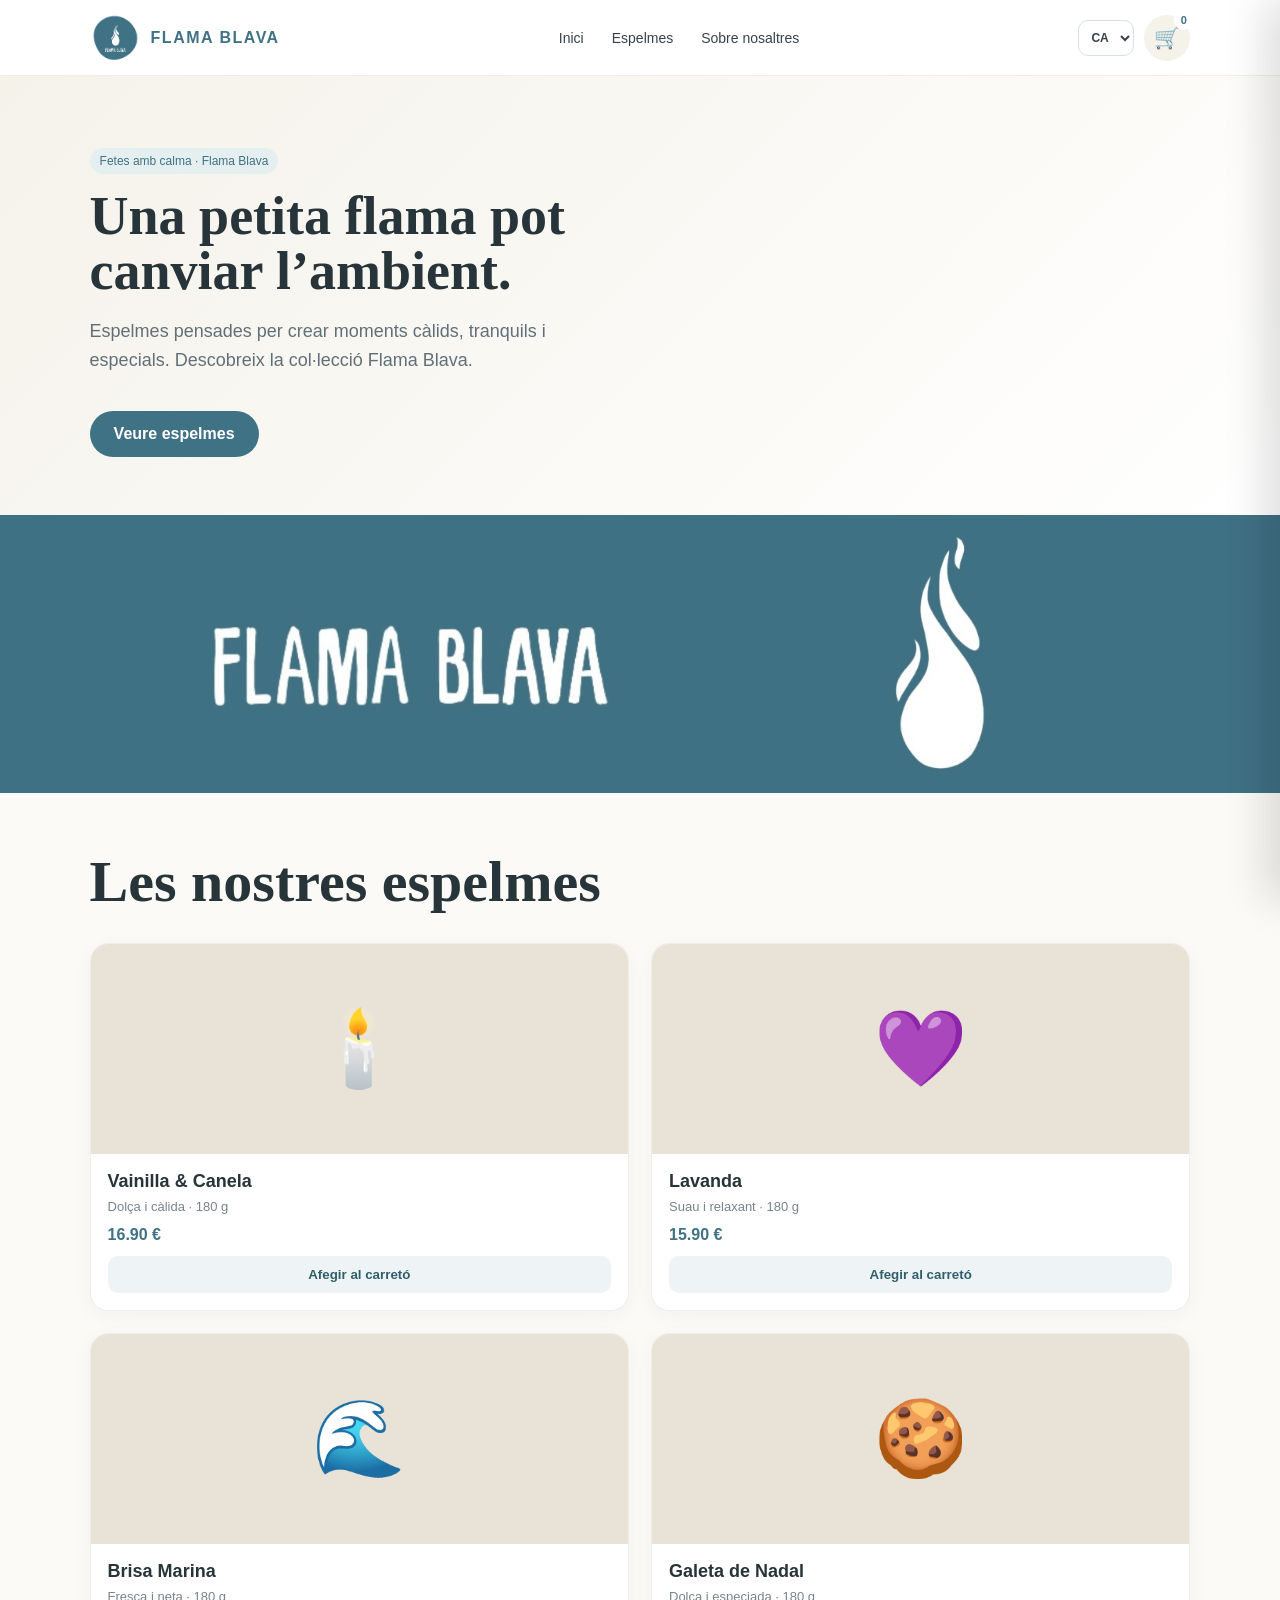
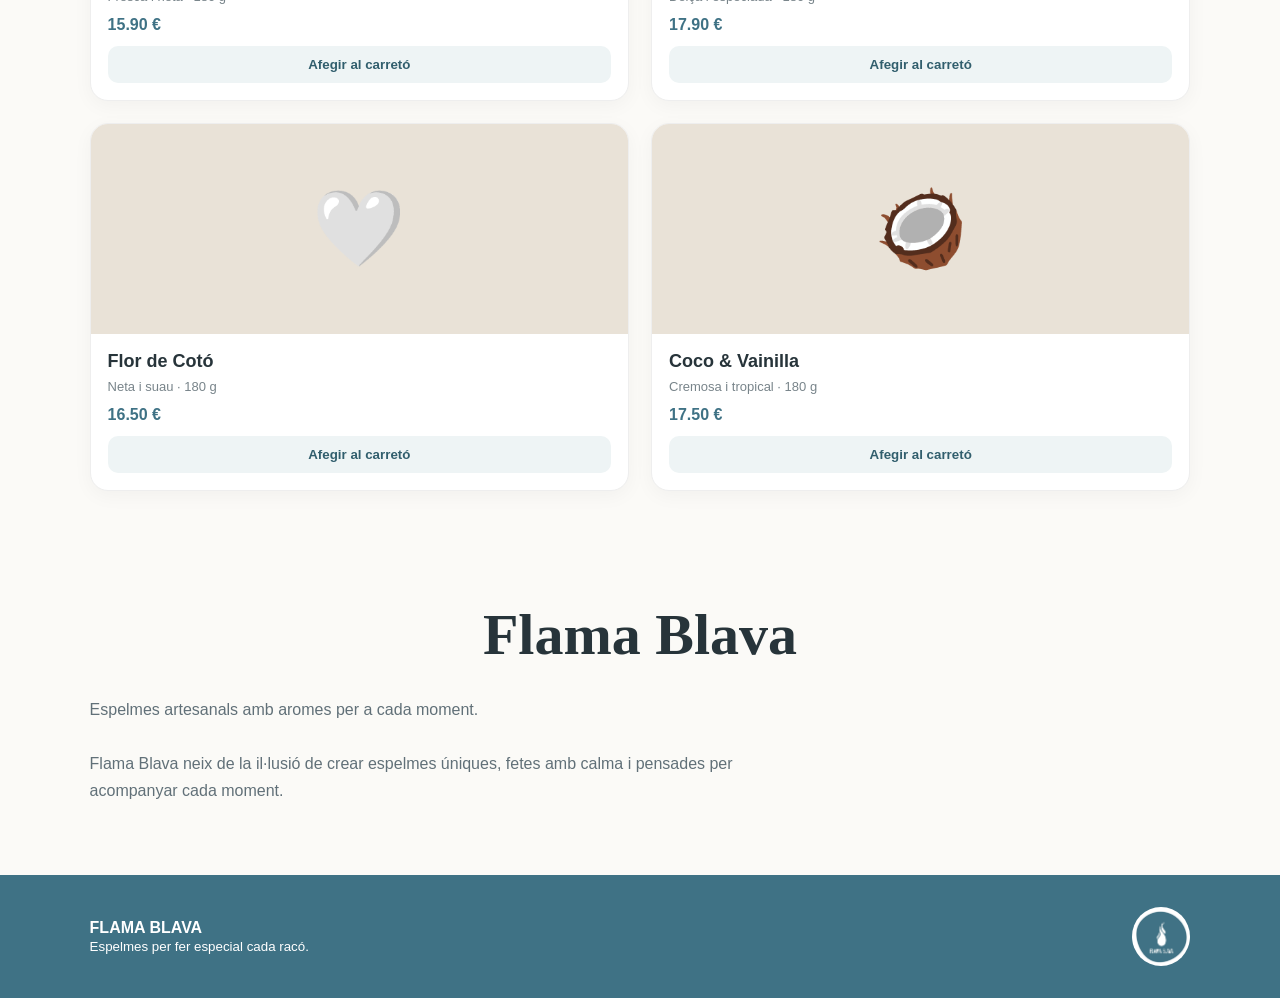
<file: index.html>
<!doctype html><html lang="ca"><head><meta charset="utf-8"><meta name="viewport" content="width=device-width,initial-scale=1"><title>Flama Blava · Espelmes</title><style>
*{box-sizing:border-box}html{scroll-behavior:smooth}body{margin:0;font-family:Arial,sans-serif;background:#fbfaf7;color:#27343a}header{height:76px;background:rgba(255,255,255,.96);display:flex;align-items:center;justify-content:space-between;padding:0 7%;border-bottom:1px solid #eee;position:sticky;top:0;z-index:10;backdrop-filter:blur(8px)}.brand{display:flex;align-items:center;gap:11px;font-weight:800;letter-spacing:1px;color:#3f7285;text-decoration:none}.brand,.brand:hover,.brand:focus,.brand:visited,.brand:active{text-decoration:none !important;border-bottom:0 !important;box-shadow:none !important}.brand span{font-family:'Trebuchet MS',Arial,sans-serif;font-weight:700;letter-spacing:1.5px;font-style:normal;text-decoration:none !important;border:0 !important;box-shadow:none !important}.brand img{width:50px;height:50px;object-fit:cover;border-radius:50%}.brand span{font-family:'Trebuchet MS',Arial,sans-serif;font-weight:700;letter-spacing:1.5px;font-style:normal}.nav{display:flex;gap:28px;font-size:14px}.nav a{color:#36434a;text-decoration:none}.header-actions{display:flex;align-items:center;gap:10px}.language{border:1px solid #d8e0e1;background:#fff;color:#36434a;border-radius:10px;padding:9px 8px;font:inherit;font-size:12px;font-weight:700;cursor:pointer}.cart{border:0;background:#3f7285;transition:transform .15s ease,box-shadow .2s ease;color:white;border-radius:24px;padding:11px 18px;cursor:pointer;font-weight:700}.cart-icon{position:relative;width:46px;height:46px;padding:0;font-size:21px;display:flex;align-items:center;justify-content:center;background:#f5f2ea;color:#2f5f70}.cart-count{position:absolute;right:-3px;top:-4px;min-width:19px;height:19px;padding:0 5px;border-radius:10px;background:#fff;color:#3f7285;font-size:11px;line-height:19px;font-weight:800}.cart:active{transform:scale(.97)}.hero{padding:72px 7% 58px;display:grid;grid-template-columns:1.05fr .95fr;gap:45px;align-items:center;background:linear-gradient(135deg,#f5f2ea,#fff)}.hero h1{font-family:Georgia,serif;font-size:54px;line-height:1.02;margin:0 0 18px}.hero p{font-size:18px;line-height:1.6;color:#617078;max-width:510px}.cta{display:inline-block;margin-top:18px;background:#3f7285;color:#fff;padding:14px 24px;border-radius:28px;text-decoration:none;font-weight:700}.hero-card{background:#dce7e8;border-radius:28px;padding:35px;display:flex;justify-content:center}.hero-card img{width:260px;height:260px;border-radius:50%;box-shadow:0 20px 45px #0002}.section{padding:55px 7%}.section h2{font-family:Georgia,serif;font-size:58px;margin:0 0 28px}.grid{display:grid;grid-template-columns:repeat(2,1fr);gap:22px}.card{background:white;border:1px solid #eee;border-radius:18px;overflow:hidden;box-shadow:0 5px 20px #0000000a}.photo{height:210px;background:#e9e2d7;display:flex;align-items:center;justify-content:center;font-size:75px}.info{padding:17px}.info h3{margin:0 0 7px;font-size:18px}.meta{color:#78848a;font-size:13px}.price{font-weight:800;margin-top:12px;color:#3f7285}.add{width:100%;margin-top:12px;border:0;background:#eef4f5;color:#315e6d;padding:11px;border-radius:10px;cursor:pointer;font-weight:700;transition:.2s}.add:hover{background:#dcebed}.add:active{transform:scale(.985);transition:transform .12s ease}.badge{display:inline-block;background:#e6eff0;color:#3f7285;padding:6px 10px;border-radius:15px;font-size:12px;margin-bottom:15px}.footer{background:#3f7285;color:white;padding:32px 7%;display:flex;justify-content:space-between;align-items:center}.footer img{width:58px;border-radius:50%;background:white}.about{max-width:700px;color:#617078;line-height:1.7;white-space:pre-line}
.overlay{position:fixed;inset:0;background:#0006;z-index:20;opacity:0;pointer-events:none;transition:opacity .38s ease}.overlay.open{opacity:1;pointer-events:auto}.drawer{position:fixed;overflow:hidden;overscroll-behavior:contain;will-change:transform;z-index:21;right:0;top:0;height:100dvh;width:min(430px,92vw);background:#fff;transform:translateX(100%);transition:transform .42s cubic-bezier(.22,.61,.36,1);box-shadow:-15px 0 40px #0002;display:flex;flex-direction:column}.drawer.open{transform:translateX(0)}.drawer-head{display:flex;align-items:center;justify-content:space-between;padding:22px;border-bottom:1px solid #eee}.drawer-head h2{margin:0;font-family:Georgia,serif}.close{border:0;background:#f0f3f3;border-radius:50%;width:36px;height:36px;cursor:pointer;font-size:18px}.cart-items{padding:18px 22px;overflow-y:auto;overflow-x:hidden;flex:1;min-height:0;overscroll-behavior:contain;-webkit-overflow-scrolling:touch;touch-action:pan-y}.empty{text-align:center;color:#78848a;padding:50px 20px}.cart-item{display:grid;grid-template-columns:1fr auto;gap:10px;padding:15px 0;border-bottom:1px solid #eee}.cart-item h4{margin:0 0 5px}.cart-item .unit{font-size:13px;color:#78848a}.controls{display:flex;align-items:center;gap:8px;margin-top:9px}.qty{width:29px;height:29px;border:1px solid #d8e0e1;background:#fff;border-radius:7px;cursor:pointer}.remove{border:0;background:none;color:#9a5c5c;font-size:12px;cursor:pointer;margin-left:8px}.item-total{font-weight:700;color:#3f7285}.cart-footer{padding:18px 22px;flex-shrink:0;border-top:1px solid #eee;background:#fff}.subtotal{display:flex;justify-content:space-between;font-weight:800;font-size:18px;margin-bottom:14px}.checkout{width:100%;border:0;background:#3f7285;color:#fff;padding:14px;border-radius:12px;font-weight:800;cursor:pointer}.checkout:disabled{opacity:.45;cursor:not-allowed}.fly-item{position:fixed;z-index:40;pointer-events:none;font-size:110px;opacity:0;transform:translate(0,0) scale(.9);transition:transform .65s cubic-bezier(.22,.61,.36,1),opacity .15s ease}.fly-item.fly{opacity:1}.toast{position:fixed;left:50%;bottom:25px;transform:translate(-50%,20px);background:#27343a;color:white;padding:12px 18px;border-radius:25px;z-index:30;opacity:0;pointer-events:none;transition:opacity .28s ease,transform .28s ease}.toast.show{opacity:1;transform:translate(-50%,0)}
.checkout-modal{position:fixed;inset:0;z-index:50;display:flex;align-items:center;justify-content:center;padding:18px;opacity:0;pointer-events:none;transition:opacity .25s ease}.checkout-modal.open{opacity:1;pointer-events:auto}.checkout-bg{position:absolute;inset:0;background:#0006}.checkout-panel{position:relative;background:#fff;width:min(760px,96vw);max-height:92vh;overflow:auto;border-radius:24px;box-shadow:0 25px 70px #0003;padding:30px}.checkout-panel h2{font-family:Georgia,serif;font-size:34px;margin:0 0 6px}.checkout-sub{color:#78848a;margin:0 0 24px}.checkout-grid{display:grid;grid-template-columns:1.15fr .85fr;gap:26px}.checkout-form label{display:block;font-weight:700;font-size:13px;margin:13px 0 7px}.checkout-form input{width:100%;padding:13px;border:1px solid #d8e0e1;border-radius:10px;font:inherit;outline:none}.checkout-form input:focus{border-color:#3f7285;box-shadow:0 0 0 3px #3f728522}.payment-options{display:flex;gap:8px;flex-wrap:wrap}.payment-option{border:1px solid #d8e0e1;background:#fff;color:#36434a;border-radius:10px;padding:11px 13px;cursor:pointer;font-weight:700}.payment-option.selected{border-color:#3f7285;background:#eef4f5;color:#315e6d}.checkout-summary{background:#fbfaf7;border-radius:16px;padding:20px;height:max-content}.checkout-summary h3{margin:0 0 15px}.summary-row{display:flex;justify-content:space-between;gap:10px;padding:9px 0;border-bottom:1px solid #e7e4df;font-size:14px}.summary-total{display:flex;justify-content:space-between;font-size:19px;font-weight:800;margin-top:16px}.pay-button{width:100%;margin-top:20px;border:0;background:#3f7285;color:#fff;padding:15px;border-radius:12px;font-weight:800;font-size:16px;cursor:pointer}.pay-button:disabled{opacity:.45;cursor:not-allowed}.checkout-close{position:absolute;right:15px;top:15px;border:0;background:#f0f3f3;border-radius:50%;width:36px;height:36px;cursor:pointer;font-size:18px}@media(max-width:650px){.checkout-panel{padding:24px 18px}.checkout-grid{grid-template-columns:1fr}.checkout-panel h2{font-size:29px}}@media(max-width:800px){.nav{display:none}.brand{gap:8px}.brand img{width:44px;height:44px}.brand span{font-size:14px}.hero{grid-template-columns:1fr;padding-top:45px}.hero h1{font-size:42px}}@media(max-width:480px){.section{padding:40px 5%}.hero{padding-left:5%;padding-right:5%}.hero-card img{width:210px;height:210px}}

.product-modal{position:fixed;inset:0;z-index:25;display:flex;align-items:center;justify-content:center;padding:20px;opacity:0;pointer-events:none;transition:opacity .3s ease}.product-modal.open{opacity:1;pointer-events:auto}.product-modal-bg{position:absolute;inset:0;background:#0006}.product-panel{position:relative;background:#fff;width:min(760px,94vw);max-height:90vh;overflow:auto;border-radius:24px;box-shadow:0 25px 70px #0003;transform:translateY(18px) scale(.98);transition:transform .35s cubic-bezier(.22,.61,.36,1);display:grid;grid-template-columns:.85fr 1.15fr}.product-modal.open .product-panel{transform:translateY(0) scale(1)}.product-preview{background:#e9e2d7;display:flex;align-items:center;justify-content:center;min-height:390px;font-size:120px}.product-details{padding:32px}.product-details h2{font-family:Georgia,serif;font-size:34px;margin:0 0 8px}.product-details .desc{color:#78848a;line-height:1.5}.option-title{font-weight:800;margin:22px 0 9px}.options{display:flex;flex-wrap:wrap;gap:8px}.option{border:1px solid #d8e0e1;background:#fff;color:#36434a;border-radius:10px;padding:9px 12px;cursor:pointer;transition:.2s}.option.selected{border-color:#3f7285;background:#eef4f5;color:#315e6d;box-shadow:0 0 0 2px #3f728522}.modal-actions{display:flex;gap:10px;align-items:center;margin-top:25px}.modal-qty{display:flex;align-items:center;border:1px solid #d8e0e1;border-radius:10px;overflow:hidden}.modal-qty button{border:0;background:#fff;width:36px;height:44px;font-size:20px;cursor:pointer}.modal-qty strong{min-width:34px;text-align:center}.modal-add{flex:1;border:0;background:#3f7285;color:#fff;padding:14px;border-radius:11px;font-weight:800;cursor:pointer}.modal-close{position:absolute;right:14px;top:14px;border:0;background:#fff;border-radius:50%;width:38px;height:38px;cursor:pointer;font-size:20px;z-index:2}@media(max-width:650px){.product-panel{grid-template-columns:1fr;max-height:92vh}.product-preview{min-height:210px;font-size:85px}.product-details{padding:24px}.product-details h2{font-size:28px}}
 .footer-logo-bw{filter:none;background:#fff;border-radius:50%;} .feature-photo{padding:0;background:#dce7e8}.feature-photo img{display:block;width:100%;height:auto;max-height:430px;object-fit:cover;border-radius:0;box-shadow:none}@media(max-width:480px){.feature-photo{padding:0}.feature-photo img{max-height:300px;border-radius:0}}  .about-section h2{text-align:center}</style><!-- CLOUDFLARE_DEPLOY_TEST --></head><body>
<header><a class="brand" href="#inici"><img src="assets/IMG_2255.png" alt="Flama Blava"><span>FLAMA BLAVA</span></a><nav class="nav"><a href="#inici" data-i18n="navHome">Inici</a><a href="#espelmes" data-i18n="navCandles">Espelmes</a><a href="#sobre" data-i18n="navAbout">Sobre nosaltres</a></nav><div class="header-actions"><select class="language" id="languageSelect" aria-label="Idioma"><option value="ca">CA</option><option value="es">ES</option><option value="en">EN</option></select><button class="cart cart-icon" id="openCart" aria-label="Carretó" title="Carretó">🛒<span class="cart-count" id="count">0</span></button></header>
<main id="inici"><section class="hero"><div><span class="badge" data-i18n="badge">Fetes amb calma · Flama Blava</span><h1 data-i18n="heroTitle">Una petita flama pot canviar l’ambient.</h1><p data-i18n="heroText">Espelmes pensades per crear moments càlids, tranquils i especials. Descobreix la col·lecció Flama Blava.</p><a class="cta" href="#espelmes" data-i18n="viewCandles">Veure espelmes</a></div></section>
<section class="feature-photo"><img src="assets/IMG_0140.jpeg" alt="Flama Blava"></section><section class="section" id="espelmes"><h2 data-i18n="ourCandles">Les nostres espelmes</h2><div class="grid"><article class="card product-card"><div class="photo">🕯️</div><div class="info"><h3 data-product="Vainilla &amp; Canela">Vainilla &amp; Canela</h3><div class="meta" data-meta="Vainilla &amp; Canela">Dolça i càlida · 180 g</div><div class="price">16.90 €</div><button class="add" data-name="Vainilla &amp; Canela" data-price="16.9" data-i18n="addToCart">Afegir al carretó</button></div></article><article class="card product-card"><div class="photo">💜</div><div class="info"><h3 data-product="Lavanda">Lavanda</h3><div class="meta" data-meta="Lavanda">Suau i relaxant · 180 g</div><div class="price">15.90 €</div><button class="add" data-name="Lavanda" data-price="15.9" data-i18n="addToCart">Afegir al carretó</button></div></article><article class="card product-card"><div class="photo">🌊</div><div class="info"><h3 data-product="Brisa Marina">Brisa Marina</h3><div class="meta" data-meta="Brisa Marina">Fresca i neta · 180 g</div><div class="price">15.90 €</div><button class="add" data-name="Brisa Marina" data-price="15.9" data-i18n="addToCart">Afegir al carretó</button></div></article><article class="card product-card"><div class="photo">🍪</div><div class="info"><h3 data-product="Galeta de Nadal">Galeta de Nadal</h3><div class="meta" data-meta="Galeta de Nadal">Dolça i especiada · 180 g</div><div class="price">17.90 €</div><button class="add" data-name="Galeta de Nadal" data-price="17.9" data-i18n="addToCart">Afegir al carretó</button></div></article><article class="card product-card"><div class="photo">🤍</div><div class="info"><h3 data-product="Flor de Cotó">Flor de Cotó</h3><div class="meta" data-meta="Flor de Cotó">Neta i suau · 180 g</div><div class="price">16.50 €</div><button class="add" data-name="Flor de Cotó" data-price="16.5" data-i18n="addToCart">Afegir al carretó</button></div></article><article class="card product-card"><div class="photo">🥥</div><div class="info"><h3 data-product="Coco &amp; Vainilla">Coco &amp; Vainilla</h3><div class="meta" data-meta="Coco &amp; Vainilla">Cremosa i tropical · 180 g</div><div class="price">17.50 €</div><button class="add" data-name="Coco &amp; Vainilla" data-price="17.5" data-i18n="addToCart">Afegir al carretó</button></div></article></div></section>
<section class="section about-section" id="sobre"><h2 data-i18n="aboutTitle">Flama Blava</h2><p class="about" data-i18n="aboutText"><strong>Espelmes artesanals amb aromes per a cada moment.</strong><br><br>Flama Blava neix de la il·lusió de crear espelmes úniques, fetes amb calma i pensades per acompanyar cada moment.</p></section></main>
<footer class="footer"><div><strong>FLAMA BLAVA</strong><br><small data-i18n="footerText">Espelmes per fer especial cada racó.</small></div><img class="footer-logo-bw" src="assets/IMG_2255.png" alt="Logo"></footer>
<div class="product-modal" id="productModal"><div class="product-modal-bg" id="productModalBg"></div><div class="product-panel"><button class="modal-close" id="productClose">×</button><div class="product-preview" id="productPreview">🕯️</div><div class="product-details"><h2 id="productName"></h2><div class="price" id="productPrice"></div><p class="desc" id="productDesc"></p><div class="option-title" data-i18n="color">Color</div><div class="options" id="colorOptions"></div><div class="option-title" data-i18n="aroma">Aroma</div><div class="options" id="aromaOptions"></div><div class="modal-actions"><div class="modal-qty"><button id="modalMinus">−</button><strong id="modalQty">1</strong><button id="modalPlus">+</button></div><button class="modal-add" id="modalAdd">Afegir al carretó</button></div></div></div></div><div class="overlay" id="overlay"></div><aside class="drawer" id="drawer"><div class="drawer-head"><h2 data-i18n="cartTitle">El teu carretó</h2><button class="close" id="closeCart">×</button></div><div class="cart-items" id="cartItems"></div><div class="cart-footer"><div class="subtotal"><span data-i18n="total">Total</span><span id="total">0,00 €</span></div><button class="checkout" id="checkout" disabled data-i18n="continueCheckout">Continuar amb la compra</button></div></aside><div class="toast" id="toast"></div><div class="checkout-modal" id="checkoutModal"><div class="checkout-bg" id="checkoutBg"></div><div class="checkout-panel"><button class="checkout-close" id="checkoutClose">×</button><h2 data-i18n="finishPurchase">Finalitzar compra</h2><p class="checkout-sub" data-i18n="checkoutSub">Completa les teves dades i revisa la comanda.</p><div class="checkout-grid"><form class="checkout-form" id="checkoutForm"><label for="checkoutName" data-i18n="nameLabel">Nom i cognoms</label><input id="checkoutName" required autocomplete="name" placeholder="Nom i cognoms"><label for="checkoutEmail" data-i18n="emailLabel">Correu electrònic</label><input id="checkoutEmail" type="email" required autocomplete="email" placeholder="tu@exemple.com"><label for="checkoutPhone" data-i18n="phoneLabel">Telèfon</label><input id="checkoutPhone" type="tel" required autocomplete="tel" placeholder="600 000 000"><label for="checkoutAddress" data-i18n="addressLabel">Adreça d’enviament</label><input id="checkoutAddress" required autocomplete="street-address" placeholder="Carrer, número, pis..."><label for="checkoutCity" data-i18n="cityLabel">Població</label><input id="checkoutCity" required autocomplete="address-level2" placeholder="Població"><label for="checkoutPostal" data-i18n="postalLabel">Codi postal</label><input id="checkoutPostal" required autocomplete="postal-code" inputmode="numeric" placeholder="08000"><label data-i18n="paymentLabel">Mètode de pagament</label><div class="payment-options"><button type="button" class="payment-option selected" data-payment="card" data-i18n="card">💳 Targeta</button><button type="button" class="payment-option" data-payment="apple"> Apple Pay</button><button type="button" class="payment-option" data-payment="google">G Google Pay</button></div><button class="pay-button" id="payButton" type="submit"><span data-i18n="payNow">Pagar ara</span> · <span id="checkoutPayTotal">0,00 €</span></button></form><div class="checkout-summary"><h3 data-i18n="yourOrder">La teva comanda</h3><div id="checkoutSummary"></div><div class="summary-total"><span>Total</span><span id="checkoutSummaryTotal">0,00 €</span></div></div></div></div></div><div class="fly-item" id="flyItem">🕯️</div>
<script>

const translations={
ca:{navHome:'Inici',navCandles:'Espelmes',navAbout:'Sobre nosaltres',badge:'Fetes amb calma · Flama Blava',heroTitle:'Una petita flama pot canviar l’ambient.',heroText:'Espelmes pensades per crear moments càlids, tranquils i especials. Descobreix la col·lecció Flama Blava.',viewCandles:'Veure espelmes',ourCandles:'Les nostres espelmes',aboutTitle:'Flama Blava',aboutText:'Espelmes artesanals amb aromes per a cada moment.\n\nFlama Blava neix de la il·lusió de crear espelmes úniques, fetes amb calma i pensades per acompanyar cada moment.',footerText:'Espelmes per fer especial cada racó.',cartTitle:'El teu carretó',total:'Total',continueCheckout:'Continuar amb la compra',finishPurchase:'Finalitzar compra',checkoutSub:'Completa les teves dades i revisa la comanda.',nameLabel:'Nom i cognoms',emailLabel:'Correu electrònic',phoneLabel:'Telèfon',addressLabel:'Adreça d’enviament',cityLabel:'Població',postalLabel:'Codi postal',paymentLabel:'Mètode de pagament',card:'💳 Targeta',payNow:'Pagar ara',yourOrder:'La teva comanda',color:'Color',aroma:'Aroma',addToCart:'Afegir al carretó',emptyCart:'El teu carretó està buit',emptyCartHint:'Afegeix alguna espelma i apareixerà aquí.',unit:'unitat',remove:'Eliminar',added:'S’ha afegit {name} al carretó'},
es:{navHome:'Inicio',navCandles:'Velas',navAbout:'Sobre nosotros',badge:'Hechas con calma · Flama Blava',heroTitle:'Una pequeña llama puede cambiar el ambiente.',heroText:'Velas pensadas para crear momentos cálidos, tranquilos y especiales. Descubre la colección Flama Blava.',viewCandles:'Ver velas',ourCandles:'Nuestras velas',aboutTitle:'Flama Blava',aboutText:'Velas artesanales con aromas para cada momento.\n\nFlama Blava nace de la ilusión de crear velas únicas, hechas con calma y pensadas para acompañar cada momento.',footerText:'Velas para hacer especial cada rincón.',cartTitle:'Tu carrito',total:'Total',continueCheckout:'Continuar con la compra',finishPurchase:'Finalizar compra',checkoutSub:'Completa tus datos y revisa el pedido.',nameLabel:'Nombre y apellidos',emailLabel:'Correo electrónico',phoneLabel:'Teléfono',addressLabel:'Dirección de envío',cityLabel:'Población',postalLabel:'Código postal',paymentLabel:'Método de pago',card:'💳 Tarjeta',payNow:'Pagar ahora',yourOrder:'Tu pedido',color:'Color',aroma:'Aroma',addToCart:'Añadir al carrito',emptyCart:'Tu carrito está vacío',emptyCartHint:'Añade alguna vela y aparecerá aquí.',unit:'unidad',remove:'Eliminar',added:'Se ha añadido {name} al carrito'},
en:{navHome:'Home',navCandles:'Candles',navAbout:'About us',badge:'Made with care · Flama Blava',heroTitle:'A little flame can change the atmosphere.',heroText:'Candles designed to create warm, peaceful and special moments. Discover the Flama Blava collection.',viewCandles:'View candles',ourCandles:'Our candles',aboutTitle:'Flama Blava',aboutText:'Handcrafted candles with scents for every moment. Flama Blava was born from the desire to create unique candles, made with care and designed to accompany every moment.',footerText:'Candles to make every corner special.',cartTitle:'Your cart',total:'Total',continueCheckout:'Continue to checkout',finishPurchase:'Checkout',checkoutSub:'Enter your details and review your order.',nameLabel:'Full name',emailLabel:'Email address',phoneLabel:'Phone',addressLabel:'Shipping address',cityLabel:'City',postalLabel:'Postcode',paymentLabel:'Payment method',card:'💳 Card',payNow:'Pay now',yourOrder:'Your order',color:'Colour',aroma:'Scent',addToCart:'Add to cart',emptyCart:'Your cart is empty',emptyCartHint:'Add a candle and it will appear here.',unit:'unit',remove:'Remove',added:'{name} has been added to your cart'}
};
const productTranslations={
'Vainilla & Canela':{ca:'Vainilla & Canela',es:'Vainilla y Canela',en:'Vanilla & Cinnamon'},
'Lavanda':{ca:'Lavanda',es:'Lavanda',en:'Lavender'},
'Brisa Marina':{ca:'Brisa Marina',es:'Brisa Marina',en:'Sea Breeze'},
'Galeta de Nadal':{ca:'Galeta de Nadal',es:'Galleta de Navidad',en:'Christmas Cookie'},
'Flor de Cotó':{ca:'Flor de Cotó',es:'Flor de Algodón',en:'Cotton Flower'},
'Coco & Vainilla':{ca:'Coco & Vainilla',es:'Coco y Vainilla',en:'Coconut & Vanilla'}
};
const metaTranslations={
'Vainilla & Canela':{ca:'Dolça i càlida · 180 g',es:'Dulce y cálida · 180 g',en:'Sweet and warm · 180 g'},
'Lavanda':{ca:'Suau i relaxant · 180 g',es:'Suave y relajante · 180 g',en:'Soft and relaxing · 180 g'},
'Brisa Marina':{ca:'Fresca i neta · 180 g',es:'Fresca y limpia · 180 g',en:'Fresh and clean · 180 g'},
'Galeta de Nadal':{ca:'Dolça i especiada · 180 g',es:'Dulce y especiada · 180 g',en:'Sweet and spiced · 180 g'},
'Flor de Cotó':{ca:'Neta i suau · 180 g',es:'Limpia y suave · 180 g',en:'Clean and soft · 180 g'},
'Coco & Vainilla':{ca:'Cremosa i tropical · 180 g',es:'Cremosa y tropical · 180 g',en:'Creamy and tropical · 180 g'}
};
const optionTranslations={
Natural:{ca:'Natural',es:'Natural',en:'Natural'},Blanc:{ca:'Blanc',es:'Blanco',en:'White'},Rosa:{ca:'Rosa',es:'Rosa',en:'Pink'},Blau:{ca:'Blau',es:'Azul',en:'Blue'},Verd:{ca:'Verd',es:'Verde',en:'Green'},
'Aroma original':{ca:'Aroma original',es:'Aroma original',en:'Original scent'},Vainilla:{ca:'Vainilla',es:'Vainilla',en:'Vanilla'},Lavanda:{ca:'Lavanda',es:'Lavanda',en:'Lavender'},'Brisa marina':{ca:'Brisa marina',es:'Brisa marina',en:'Sea breeze'},'Flor de cotó':{ca:'Flor de cotó',es:'Flor de algodón',en:'Cotton flower'}
};
let currentLang=localStorage.getItem('flamaBlavaLang')||'ca';
function t(key,vars={}){let s=(translations[currentLang]||translations.ca)[key]||translations.ca[key]||key;return Object.entries(vars).reduce((v,[k,val])=>v.replaceAll('{'+k+'}',val),s)}
function productName(n){return productTranslations[n]?.[currentLang]||n}
function productMeta(n){return metaTranslations[n]?.[currentLang]||n}
function colorName(n){return optionTranslations[n]?.[currentLang]||n}
function aromaName(n){return optionTranslations[n]?.[currentLang]||n}
function applyLanguage(){document.documentElement.lang=currentLang;const ls=document.getElementById('languageSelect');if(ls)ls.value=currentLang;document.querySelectorAll('[data-i18n]').forEach(el=>{el.textContent=t(el.dataset.i18n)});document.querySelectorAll('[data-product]').forEach(el=>el.textContent=productName(el.dataset.product));document.querySelectorAll('[data-meta]').forEach(el=>el.textContent=productMeta(el.dataset.meta));document.title=currentLang==='ca'?'Flama Blava · Espelmes':currentLang==='es'?'Flama Blava · Velas':'Flama Blava · Candles';renderCart();if(selectedProduct&&productModal.classList.contains('open'))openProduct(document.querySelector('.product-card h3[data-product="'+CSS.escape(selectedProduct.name)+'"]').closest('.product-card'))}


const CART_KEY='flamaBlavaCart';let cart=[];try{const saved=localStorage.getItem(CART_KEY);cart=saved?JSON.parse(saved):[];if(!Array.isArray(cart))cart=[]}catch(e){cart=[]}
const drawer=document.getElementById('drawer'),overlay=document.getElementById('overlay'),toast=document.getElementById('toast');const productModal=document.getElementById('productModal'),productModalBg=document.getElementById('productModalBg'),productClose=document.getElementById('productClose');let selectedProduct=null,selectedColor='Natural',selectedAroma='Aroma original',modalQty=1;
function save(){try{localStorage.setItem(CART_KEY,JSON.stringify(cart))}catch(e){}renderCart()}
function addProduct(name,price,color='Natural',aroma='Aroma original',qty=1,sourceEl=null,emoji='🕯️'){const key=name+'|'+color+'|'+aroma;const item=cart.find(x=>x.key===key);if(item)item.qty+=qty;else cart.push({key,name,price:Number(price),color,aroma,qty});save();if(sourceEl)flyToCart(sourceEl);showToast(t('added', {name:productName(name)})+' '+emoji)}
function flyToCart(sourceEl){const fly=document.getElementById('flyItem'),cartBtn=document.getElementById('openCart');if(!fly||!sourceEl||!cartBtn)return;fly.textContent='🕯️';const a=sourceEl.getBoundingClientRect(),b=cartBtn.getBoundingClientRect();const startX=a.left+a.width/2,startY=a.top+a.height/2,endX=b.left+b.width/2,endY=b.top+b.height/2;fly.style.left=(startX-55)+'px';fly.style.top=(startY-55)+'px';fly.style.transform='translate3d(0,0,0) scale(1)';fly.classList.add('fly');requestAnimationFrame(()=>{fly.style.transform='translate3d('+(endX-startX)+'px,'+(endY-startY)+'px,0) scale(.22)';});setTimeout(()=>{fly.classList.remove('fly');fly.style.transform='translate3d(0,0,0) scale(.9)'},680)}
function changeQty(key,delta){const item=cart.find(x=>x.key===key);if(!item)return;item.qty+=delta;if(item.qty<=0)cart=cart.filter(x=>x.key!==key);save()}
function removeItem(key){cart=cart.filter(x=>x.key!==key);save()}
function esc(v){return String(v).replaceAll('&','&amp;').replaceAll('<','&lt;').replaceAll('>','&gt;').replaceAll('"','&quot;').replaceAll("'",'&#039;')}
function renderCart(){const count=cart.reduce((s,x)=>s+x.qty,0);document.getElementById('count').textContent=count;const list=document.getElementById('cartItems');if(!cart.length)list.innerHTML='<div class="empty">'+t('emptyCart')+' 🕯️<br><br>'+t('emptyCartHint')+'</div>';else list.innerHTML=cart.map(x=>`<div class="cart-item"><div><h4>${esc(productName(x.name))}</h4><div class="unit">${esc(colorName(x.color))} · ${esc(aromaName(x.aroma))}<br>${x.price.toFixed(2).replace('.',',')} € / ${t('unit')}</div><div class="controls"><button class="qty" onclick="changeQty('${x.key.replaceAll("'","\\\\'")}',-1)">−</button><strong>${x.qty}</strong><button class="qty" onclick="changeQty('${x.key.replaceAll("'","\\\\'")}',1)">+</button><button class="remove" onclick="removeItem('${x.key.replaceAll("'","\\\\'")}')">${t('remove')}</button></div></div><div class="item-total">${(x.price*x.qty).toFixed(2).replace('.',',')} €</div></div>`).join('');const total=cart.reduce((s,x)=>s+x.price*x.qty,0);document.getElementById('total').textContent=total.toFixed(2).replace('.',',')+' €';document.getElementById('checkout').disabled=!cart.length}
function openCheckout(){if(!cart.length)return;window.location.href='checkout.html'}function closeCheckout(){document.getElementById('checkoutModal').classList.remove('open');document.body.style.overflow=''}function renderCheckout(){const total=cart.reduce((s,x)=>s+x.price*x.qty,0);document.getElementById('checkoutSummary').innerHTML=cart.map(x=>'<div class="summary-row"><span>'+esc(x.name)+' × '+x.qty+'</span><strong>'+((x.price*x.qty).toFixed(2).replace('.',','))+' €</strong></div>').join('');const t=total.toFixed(2).replace('.',',')+' €';document.getElementById('checkoutSummaryTotal').textContent=t;document.getElementById('checkoutPayTotal').textContent=t} function openCart(){drawer.classList.add('open');overlay.classList.add('open');document.body.style.overflow='hidden'}function closeCart(){drawer.classList.remove('open');overlay.classList.remove('open');document.body.style.overflow=''}function showToast(msg){toast.textContent=msg;toast.classList.add('show');clearTimeout(window.toastTimer);window.toastTimer=setTimeout(()=>toast.classList.remove('show'),1800)}
function selectOption(type,value){if(type==='color')selectedColor=value;else selectedAroma=value;document.querySelectorAll('#'+type+'Options .option').forEach(b=>b.classList.toggle('selected',b.dataset.value===value))}
function openProduct(card){selectedProduct={name:card.querySelector('h3').dataset.product,price:Number(card.querySelector('.add').dataset.price),emoji:card.querySelector('.photo').textContent.trim(),desc:card.querySelector('.meta').textContent};selectedColor='Natural';selectedAroma='Aroma original';modalQty=1;document.getElementById('productName').textContent=productName(selectedProduct.name);document.getElementById('productPrice').textContent=selectedProduct.price.toFixed(2).replace('.',',')+' €';document.getElementById('productDesc').textContent=productMeta(selectedProduct.name);document.getElementById('productPreview').textContent=selectedProduct.emoji;const colors=['Natural','Blanc','Rosa','Blau','Verd'];const aromas=['Aroma original','Vainilla','Lavanda','Brisa marina','Flor de cotó'];document.getElementById('colorOptions').innerHTML=colors.map(v=>`<button class="option ${v==='Natural'?'selected':''}" data-value="${v}">${colorName(v)}</button>`).join('');document.getElementById('aromaOptions').innerHTML=aromas.map(v=>`<button class="option ${v==='Aroma original'?'selected':''}" data-value="${v}">${aromaName(v)}</button>`).join('');document.querySelectorAll('#colorOptions .option').forEach(b=>b.onclick=()=>selectOption('color',b.dataset.value));document.querySelectorAll('#aromaOptions .option').forEach(b=>b.onclick=()=>selectOption('aroma',b.dataset.value));document.getElementById('modalQty').textContent=modalQty;productModal.classList.add('open')}
function closeProduct(){productModal.classList.remove('open')}
document.querySelectorAll('.product-card').forEach(card=>card.addEventListener('click',e=>{if(e.target.closest('.add'))return;openProduct(card)}));document.querySelectorAll('.add').forEach(btn=>btn.addEventListener('click',e=>{e.stopPropagation();openProduct(btn.closest('.product-card'))}));document.getElementById('modalMinus').onclick=()=>{modalQty=Math.max(1,modalQty-1);document.getElementById('modalQty').textContent=modalQty};document.getElementById('modalPlus').onclick=()=>{modalQty++;document.getElementById('modalQty').textContent=modalQty};document.getElementById('modalAdd').onclick=()=>{if(selectedProduct){addProduct(selectedProduct.name,selectedProduct.price,selectedColor,selectedAroma,modalQty,document.getElementById('productPreview'),selectedProduct.emoji);closeProduct()}};productClose.onclick=closeProduct;productModalBg.onclick=closeProduct;document.getElementById('openCart').addEventListener('click',openCart);document.getElementById('closeCart').addEventListener('click',closeCart);overlay.addEventListener('click',closeCart);document.addEventListener('keydown',e=>{if(e.key==='Escape'){closeProduct();closeCart()}});document.getElementById('checkout').onclick=()=>{if(cart.length)window.location.href='checkout.html'};document.getElementById('checkoutClose').onclick=closeCheckout;document.getElementById('checkoutBg').onclick=closeCheckout;document.querySelectorAll('.payment-option').forEach(b=>b.onclick=()=>{document.querySelectorAll('.payment-option').forEach(x=>x.classList.remove('selected'));b.classList.add('selected')});document.getElementById('checkoutForm').onsubmit=e=>{e.preventDefault()};const languageSelect=document.getElementById('languageSelect');if(languageSelect)languageSelect.addEventListener('change',e=>{currentLang=e.target.value;localStorage.setItem('flamaBlavaLang',currentLang);applyLanguage()});applyLanguage();renderCart();
</script></body></html>
</file>
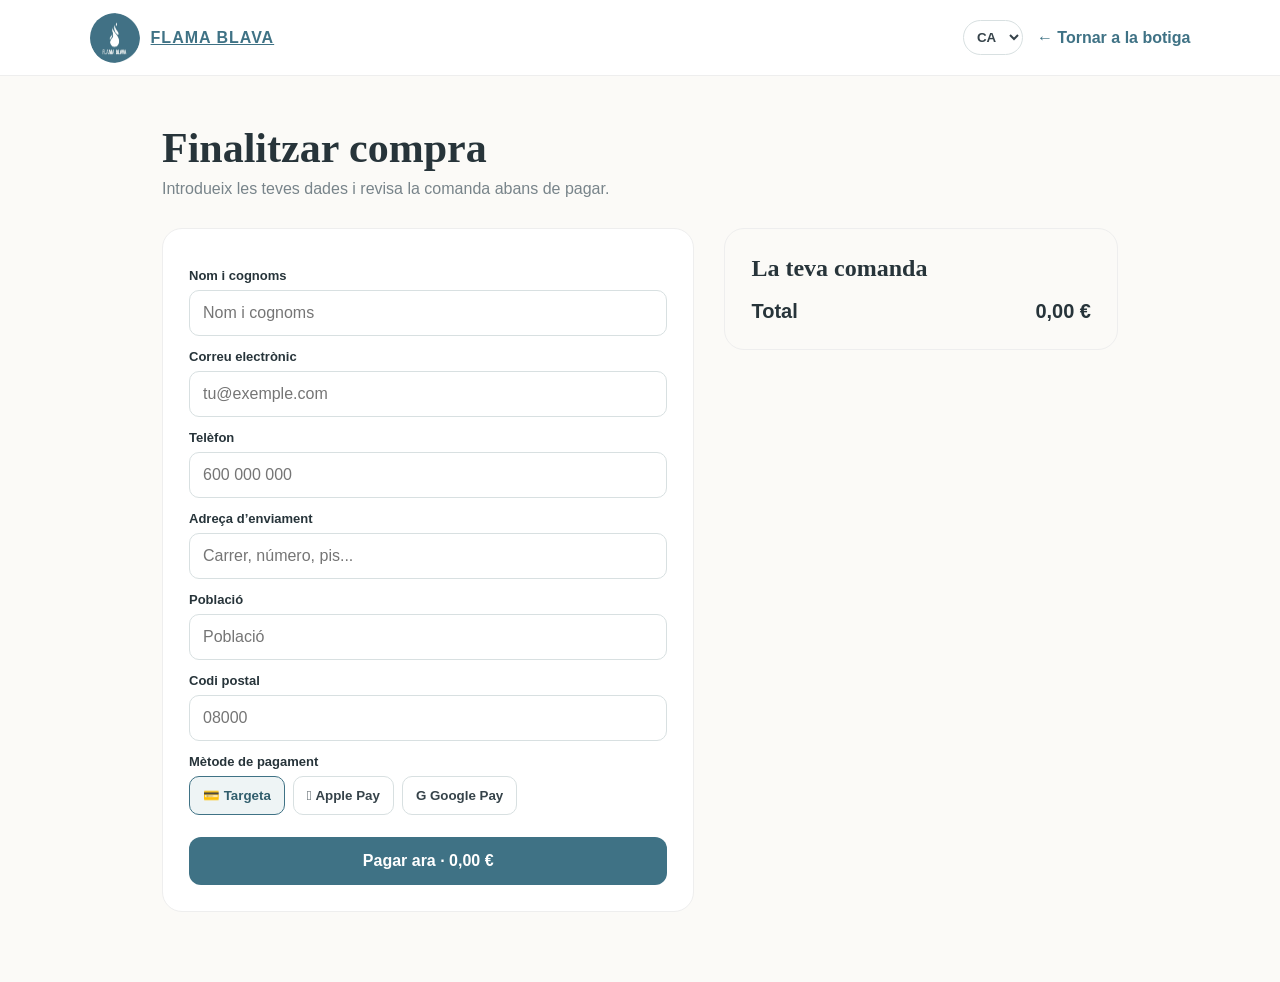
<file: checkout.html>
<!doctype html><html lang="ca"><head><meta charset="utf-8"><meta name="viewport" content="width=device-width,initial-scale=1"><title>Finalitzar compra · Flama Blava</title><style>*{box-sizing:border-box}body{margin:0;font-family:Arial,sans-serif;background:#fbfaf7;color:#27343a}.top{height:76px;background:#fff;border-bottom:1px solid #eee;display:flex;align-items:center;padding:0 7%;justify-content:space-between}.brand{display:flex;align-items:center;gap:11px;font-weight:800;letter-spacing:1px;color:#3f7285}.brand img{width:50px;height:50px;object-fit:cover;border-radius:50%}.back{color:#3f7285;text-decoration:none;font-weight:700}.language{border:1px solid #d8e0e1;background:#fff;color:#36434a;border-radius:18px;padding:8px 9px;font-weight:700;cursor:pointer;margin-right:14px}.page{max-width:1000px;margin:0 auto;padding:48px 22px 70px}.page h1{font-family:Georgia,serif;font-size:42px;margin:0 0 8px}.sub{color:#78848a;margin:0 0 30px}.checkout-grid{display:grid;grid-template-columns:1.15fr .85fr;gap:30px}.checkout-form,.summary{background:#fff;border:1px solid #eee;border-radius:20px;padding:26px}.checkout-form label{display:block;font-weight:700;font-size:13px;margin:13px 0 7px}.checkout-form input{width:100%;padding:13px;border:1px solid #d8e0e1;border-radius:10px;font:inherit;outline:none}.checkout-form input:focus{border-color:#3f7285;box-shadow:0 0 0 3px #3f728522}.payment-options{display:flex;gap:8px;flex-wrap:wrap}.payment-option{border:1px solid #d8e0e1;background:#fff;color:#36434a;border-radius:10px;padding:11px 13px;cursor:pointer;font-weight:700}.payment-option.selected{border-color:#3f7285;background:#eef4f5;color:#315e6d}.summary{height:max-content;background:#fbfaf7}.summary h2{font-family:Georgia,serif;margin:0 0 16px}.summary-row{display:flex;justify-content:space-between;gap:10px;padding:11px 0;border-bottom:1px solid #e7e4df;font-size:14px}.total{display:flex;justify-content:space-between;font-size:20px;font-weight:800;margin-top:18px}.pay{width:100%;margin-top:22px;border:0;background:#3f7285;color:#fff;padding:15px;border-radius:12px;font-weight:800;font-size:16px;cursor:pointer}.note{font-size:12px;color:#78848a;margin-top:12px;line-height:1.5}@media(max-width:700px){.checkout-grid{grid-template-columns:1fr}.page{padding-top:32px}.page h1{font-size:34px}.top{padding:0 5%}.brand span{display:none}}</style></head><body><header class="top"><a class="brand" href="index.html"><img src="assets/IMG_2383.jpeg" alt="Flama Blava"><span>FLAMA BLAVA</span></a><div style="display:flex;align-items:center"><select class="language" id="language" aria-label="Idioma"><option value="ca">CA</option><option value="es">ES</option><option value="en">EN</option></select><a class="back" href="index.html" id="back">← Tornar a la botiga</a></div></header><main class="page"><h1 data-i18n="title">Finalitzar compra</h1><p class="sub" data-i18n="sub">Introdueix les teves dades i revisa la comanda abans de pagar.</p><div class="checkout-grid"><form class="checkout-form" id="checkoutForm"><label data-i18n="name">Nom i cognoms</label><input required autocomplete="name" placeholder="Nom i cognoms"><label data-i18n="email">Correu electrònic</label><input type="email" required autocomplete="email" placeholder="tu@exemple.com"><label data-i18n="phone">Telèfon</label><input type="tel" required autocomplete="tel" placeholder="600 000 000"><label data-i18n="address">Adreça d’enviament</label><input required autocomplete="street-address" placeholder="Carrer, número, pis..."><label data-i18n="city">Població</label><input required autocomplete="address-level2" placeholder="Població"><label data-i18n="postal">Codi postal</label><input required autocomplete="postal-code" inputmode="numeric" placeholder="08000"><label data-i18n="payment">Mètode de pagament</label><div class="payment-options"><button type="button" class="payment-option selected" data-i18n="card">💳 Targeta</button><button type="button" class="payment-option"> Apple Pay</button><button type="button" class="payment-option">G Google Pay</button></div><button class="pay" type="submit"><span data-i18n="pay">Pagar ara</span> · <span id="payTotal">0,00 €</span></button></form><aside class="summary"><h2 data-i18n="order">La teva comanda</h2><div id="summary"></div><div class="total"><span data-i18n="totalLabel">Total</span><span id="total">0,00 €</span></div></aside></div></main><script>const translations={ca:{title:'Finalitzar compra',sub:'Introdueix les teves dades i revisa la comanda abans de pagar.',name:'Nom i cognoms',email:'Correu electrònic',phone:'Telèfon',address:'Adreça d’enviament',city:'Població',postal:'Codi postal',payment:'Mètode de pagament',card:'💳 Targeta',pay:'Pagar ara',order:'La teva comanda',totalLabel:'Total',back:'← Tornar a la botiga'},es:{title:'Finalizar compra',sub:'Introduce tus datos y revisa el pedido antes de pagar.',name:'Nombre y apellidos',email:'Correo electrónico',phone:'Teléfono',address:'Dirección de envío',city:'Población',postal:'Código postal',payment:'Método de pago',card:'💳 Tarjeta',pay:'Pagar ahora',order:'Tu pedido',totalLabel:'Total',back:'← Volver a la tienda'},en:{title:'Checkout',sub:'Enter your details and review your order before paying.',name:'Full name',email:'Email address',phone:'Phone',address:'Shipping address',city:'City',postal:'Postcode',payment:'Payment method',card:'💳 Card',pay:'Pay now',order:'Your order',totalLabel:'Total',back:'← Back to shop'}};let lang=localStorage.getItem('flamaBlavaLang')||'ca';const tr=k=>translations[lang][k]||translations.ca[k];function applyLang(){document.documentElement.lang=lang;document.querySelectorAll('[data-i18n]').forEach(e=>e.textContent=tr(e.dataset.i18n));document.getElementById('language').value=lang;document.title=lang==='ca'?'Finalitzar compra · Flama Blava':lang==='es'?'Finalizar compra · Flama Blava':'Checkout · Flama Blava';}document.getElementById('language').onchange=e=>{lang=e.target.value;localStorage.setItem('flamaBlavaLang',lang);applyLang();};applyLang();const cart=JSON.parse(localStorage.getItem('flamaBlavaCart')||'[]');const esc=v=>String(v).replaceAll('&','&amp;').replaceAll('<','&lt;').replaceAll('>','&gt;');const total=cart.reduce((s,x)=>s+x.price*x.qty,0);document.getElementById('summary').innerHTML=cart.map(x=>'<div class="summary-row"><span>'+esc(x.name)+' × '+x.qty+'</span><strong>'+((x.price*x.qty).toFixed(2).replace('.',','))+' €</strong></div>').join('');document.getElementById('total').textContent=total.toFixed(2).replace('.',',')+' €';document.getElementById('payTotal').textContent=total.toFixed(2).replace('.',',')+' €';document.querySelectorAll('.payment-option').forEach(b=>b.onclick=()=>{document.querySelectorAll('.payment-option').forEach(x=>x.classList.remove('selected'));b.classList.add('selected')});document.getElementById('checkoutForm').onsubmit=e=>e.preventDefault();</script></body></html>
</file>
